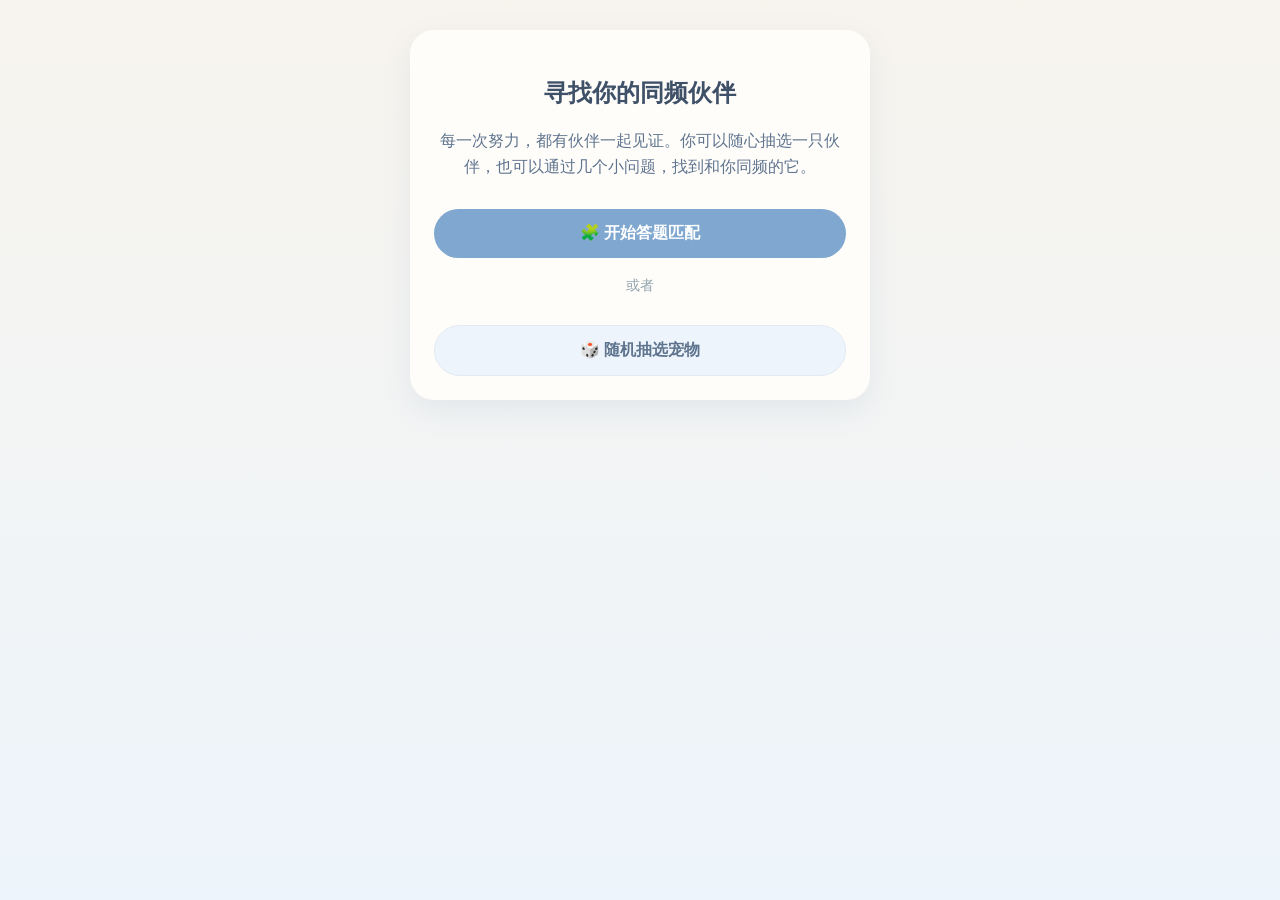
<file: index.html>
<!DOCTYPE html>
<html lang="zh-CN">
<head>
  <meta charset="UTF-8">
  <meta name="viewport" content="width=device-width, initial-scale=1.0, maximum-scale=1.0, user-scalable=no">
  <title>同频生命 - 虚拟宠物成长</title>
  <link rel="stylesheet" href="style.css">
</head>
<body>
  <div id="app">
    <!-- 页面容器 -->
    <div id="page-container">
      <!-- 匹配页面 (初始显示) -->
      <section id="page-match" class="page active">
        <div class="card">
          <h1 class="title">寻找你的同频伙伴</h1>
          <p class="intro">每一次努力，都有伙伴一起见证。你可以随心抽选一只伙伴，也可以通过几个小问题，找到和你同频的它。</p>
          <div class="match-options">
            <button class="primary-btn match-btn" onclick="app.startQuiz()">🧩 开始答题匹配</button>
            <div class="or-divider">或者</div>
            <button class="secondary-btn match-btn" onclick="app.randomPick()">🎲 随机抽选宠物</button>
          </div>
        </div>
      </section>

      <!-- 专注页面 -->
      <section id="page-focus" class="page">
        <!-- 今日任务 -->
        <div class="card">
          <div class="card-header">
            <h2 class="section-title">今日任务</h2>
            <div class="edit-btn" id="daily-task-edit-btn" onclick="app.toggleDailyTaskEditor()">设定目标</div>
          </div>
          <div id="daily-task-empty" class="empty-tip">设定一个目标，让宠物陪你一起完成</div>
          <div id="daily-task-info" class="daily-task-info hidden">
            <div class="task-goal" id="display-task-goal">🎯 目标名称</div>
            <div class="task-split" id="display-task-split">总目标：0分钟 ➔ 每日建议：0分钟</div>
            <div class="progress-container">
              <div class="progress-header">
                <span>今日进度</span>
                <span id="display-task-progress">0 / 0 分钟</span>
              </div>
              <div class="progress-bar-bg">
                <div class="progress-bar-fill" id="task-progress-fill" style="width: 0%"></div>
              </div>
            </div>
          </div>
          <div id="daily-task-editor" class="editor hidden">
            <div class="label">我的总目标</div>
            <input class="input" id="input-daily-goal" placeholder="例如：看完《自控力》">
            <div class="label">总计需要（分钟）</div>
            <input class="input" id="input-daily-total" type="number" placeholder="预计总投入时长">
            <div class="label">预计几天完成</div>
            <input class="input" id="input-daily-days" type="number" placeholder="输入天数，自动拆分">
            <div id="split-preview" class="split-preview hidden">
              💡 每日专注时长建议：<span class="highlight" id="suggested-minutes">0</span> 分钟
            </div>
            <button class="primary-btn" onclick="app.saveDailyTask()">开始挑战</button>
          </div>
        </div>

        <!-- 我的成长计划 (补全) -->
        <div class="card">
          <div class="card-header">
            <h2 class="section-title">我的成长计划</h2>
            <div class="edit-btn" id="plan-edit-btn" onclick="app.togglePlanEditor()">编辑</div>
          </div>
          <p class="plan-line">自由创建：看书、练表达、写作、运动...</p>
          <p class="plan-line" id="growth-summary-line">成长阶段：蛋 ｜ 今日自律完成项：0 / 3</p>

          <div id="plan-editor" class="editor hidden">
            <div class="label">计划标题</div>
            <input class="input" id="input-plan-title" placeholder="例如：看书">
            <div class="label">总目标</div>
            <input class="input" id="input-plan-total" type="number" placeholder="总数">
            <div class="label">每日目标</div>
            <input class="input" id="input-plan-daily" type="number" placeholder="每日建议">
            <div class="label">单位（如：分钟/页/次）</div>
            <input class="input" id="input-plan-unit" placeholder="单位">
            <button class="primary-btn" onclick="app.saveCustomPlan()">保存计划</button>
          </div>

          <div id="plan-list" class="plan-list">
            <!-- 动态渲染计划列表 -->
          </div>
        </div>

        <!-- 早起打卡 (补全) -->
        <div class="card">
          <h2 class="section-title">早起打卡喂食（04:30-08:00）</h2>
          <p class="plan-line">早起打卡会提升宠物心情，并推进孵化进度。</p>
          <button class="checkin-btn" id="morning-checkin-btn" onclick="app.morningCheckin()">早起打卡喂食</button>
        </div>

        <!-- 专注训练 -->
        <div class="card">
          <h2 class="section-title">专注训练</h2>
          <div class="label">专注时长</div>
          <div class="option-row" id="duration-options">
            <div class="chip active" data-minutes="10">10分钟</div>
            <div class="chip" data-minutes="25">25分钟</div>
            <div class="chip" data-minutes="50">50分钟</div>
          </div>
          <button class="primary-btn" id="start-focus-btn" onclick="app.startFocus()">开始专注</button>
          
          <div class="label space-top">休息时长</div>
          <div class="option-row" id="rest-options">
            <div class="chip active" data-minutes="5">休息5分钟</div>
            <div class="chip" data-minutes="10">休息10分钟</div>
          </div>
          <button class="secondary-btn" id="start-rest-btn" onclick="app.startRest()">开始休息</button>

          <div class="timer-text" id="timer-display">10:00</div>
          <div id="timer-tip" class="counting-tip hidden">专注倒计时进行中，请保持节奏。</div>
        </div>

        <!-- 今日复盘 (补全) -->
        <div class="card">
          <h2 class="section-title">今日复盘（20:00-23:59）</h2>
          <p class="plan-line">今日复盘将为你记录成长轨迹，并提供大量经验值。</p>
          <div id="night-review-inputs">
            <div class="label">1. 今天的我，有哪些值得肯定的地方？</div>
            <textarea class="textarea small-textarea" id="review-q1" placeholder="列出今天让你感到自豪的事情"></textarea>
            <div class="label">2. 今天的我，有哪些可以改进的地方？</div>
            <textarea class="textarea small-textarea" id="review-q2" placeholder="分析不足，为了明天更好地出发"></textarea>
            <div class="label">3. 明天的我，最想完成的一件事是什么？</div>
            <textarea class="textarea small-textarea" id="review-q3" placeholder="明确目标，聚焦能量"></textarea>
            <div class="label">4. 现在的我，想对明天的自己说什么？</div>
            <textarea class="textarea small-textarea" id="review-q4" placeholder="写下一句鼓励自己的话"></textarea>
          </div>
          <button class="primary-btn space-top" id="night-review-btn" onclick="app.submitNightReview()">提交今日复盘</button>
        </div>
      </section>

      <!-- 宠物页面 -->
      <section id="page-pet" class="page">
        <div class="card pet-status-card">
          <div class="pet-display">
            <div class="pet-emoji-large" id="pet-emoji-main">🥚</div>
            <div class="pet-mood-badge" id="pet-mood-text">普通</div>
          </div>
          <div class="pet-info">
            <h2 class="pet-name" id="pet-name-display">宠物蛋</h2>
            <p class="pet-line" id="pet-line-display">我在这里，慢慢和你靠近。</p>
          </div>
          <div class="growth-stats">
            <div class="stat-item">
              <div class="stat-label">孵化/成长进度</div>
              <div class="progress-bar-bg">
                <div class="progress-bar-fill" id="growth-progress-fill" style="width: 0%"></div>
              </div>
              <div class="stat-value" id="growth-progress-text">0%</div>
            </div>
          </div>
          <button class="primary-btn" onclick="app.openPetCard()">查看成长档案</button>
        </div>

        <div class="energy-bar-footer">
          能量：<span id="global-energy">30</span> ｜ 孵化：<span id="global-hatch">0</span>%
        </div>
      </section>

      <!-- 我的页面 -->
      <section id="page-mine" class="page">
        <div class="card user-card">
          <div class="user-info">
            <div class="user-avatar">👤</div>
            <div class="user-details">
              <div class="user-name">同频行者</div>
              <div class="user-streak">已连续坚持 <span id="streak-days">0</span> 天</div>
            </div>
          </div>
        </div>
        <div class="card stats-card">
          <h3 class="section-title">我的成就</h3>
          <div class="stats-grid">
            <div class="stat-box">
              <div class="stat-num" id="total-focus-min">0</div>
              <div class="stat-label">累计专注(分)</div>
            </div>
            <div class="stat-box">
              <div class="stat-num" id="total-sessions">0</div>
              <div class="stat-label">专注次数</div>
            </div>
            <div class="stat-box">
              <div class="stat-num" id="total-reviews">0</div>
              <div class="stat-label">复盘次数</div>
            </div>
          </div>
        </div>
        <button class="danger-btn" onclick="app.resetData()">重置所有数据</button>
      </section>
    </div>

    <!-- 底部导航栏 -->
    <nav id="tab-bar" class="hidden">
      <div class="tab-item active" onclick="app.switchTab('focus')">
        <span class="tab-icon">🎯</span>
        <span class="tab-text">专注</span>
      </div>
      <div class="tab-item" onclick="app.switchTab('pet')">
        <span class="tab-icon">🐾</span>
        <span class="tab-text">宠物</span>
      </div>
      <div class="tab-item" onclick="app.switchTab('mine')">
        <span class="tab-icon">👤</span>
        <span class="tab-text">我的</span>
      </div>
    </nav>

    <!-- 弹窗系统 -->
    <!-- 答题匹配弹窗 -->
    <div id="modal-quiz" class="modal hidden">
      <div class="modal-content">
        <h2 class="modal-title">答题匹配</h2>
        <div class="step-indicator" id="quiz-step">第 1 / 7 题</div>
        <div class="question-container">
          <div class="question-title" id="quiz-question-title">题目内容</div>
          
          <div id="quiz-options-container">
            <!-- 动态生成选项或选择器 -->
          </div>
        </div>
        <button class="primary-btn" id="quiz-next-btn" onclick="app.nextQuizStep()">下一题</button>
      </div>
    </div>

    <!-- 匹配结果弹窗 -->
    <div id="modal-result" class="modal hidden">
      <div class="modal-content text-center">
        <h2 class="modal-title">匹配完成</h2>
        <div class="result-egg" id="result-emoji">🥚</div>
        <div class="result-animal-name" id="result-animal-name">宠物名称</div>
        <div class="result-status">正在孵化中</div>
        <div class="result-desc" id="result-desc">描述文本</div>
        <div class="science-card hidden" id="science-card">
          <h3 class="science-title">为什么是它</h3>
          <p class="science-text" id="science-text">科普文本</p>
        </div>
        <button class="primary-btn" onclick="app.closeResultAndStart()">开始一起成长</button>
      </div>
    </div>

    <!-- 轻复盘弹窗 -->
    <div id="modal-review" class="modal hidden">
      <div class="modal-content">
        <div class="pet-feedback-area">
          <div class="pet-emoji-mid" id="review-pet-emoji">🥚</div>
          <div class="feedback-bubble" id="review-feedback-text">这一段，没有断</div>
        </div>

        <div id="review-step-1" class="review-step">
          <h3 class="review-title">今天的你，更接近哪种状态？</h3>
          <div class="option-list">
            <div class="review-option" onclick="app.selectReviewStatus('很稳 👍')">很稳 👍</div>
            <div class="review-option" onclick="app.selectReviewStatus('有点乱 😵')">有点乱 😵</div>
            <div class="review-option" onclick="app.selectReviewStatus('但我在坚持 💪')">但我在坚持 💪</div>
          </div>
          <button class="primary-btn" id="review-next-btn" disabled onclick="app.nextReviewStep()">下一步</button>
        </div>

        <div id="review-step-2" class="review-step hidden">
          <h3 class="review-title">有没有一件小事，让你觉得还不错？</h3>
          <textarea class="textarea small-textarea" id="review-input" placeholder="（可跳过）"></textarea>
          <button class="primary-btn" onclick="app.finishReview()">完成</button>
          <div class="skip-link" onclick="app.finishReview()">跳过并完成</div>
        </div>
      </div>
    </div>

    <!-- 宠物档案弹窗 -->
    <div id="modal-pet-card" class="modal hidden">
      <div class="modal-content">
        <div class="modal-header">
          <h2 class="modal-title">成长档案</h2>
          <span class="close-icon" onclick="app.closePetCard()">✕</span>
        </div>
        <div class="card-scroll-area">
          <div class="info-section">
            <h3 class="info-title">关于我的伙伴</h3>
            <p id="pet-desc-full">加载中...</p>
          </div>
          <div class="info-section">
            <h3 class="info-title">已解锁的真相</h3>
            <ul class="unlock-list" id="unlocked-truths"></ul>
          </div>
          <div class="info-section">
            <h3 class="info-title">已解锁的栖息地</h3>
            <ul class="unlock-list" id="unlocked-habitats"></ul>
          </div>
        </div>
        <button class="secondary-btn" onclick="app.rematchPet()">重新匹配伙伴</button>
      </div>
    </div>
  </div>

  <script src="script.js"></script>
</body>
</html>
</file>
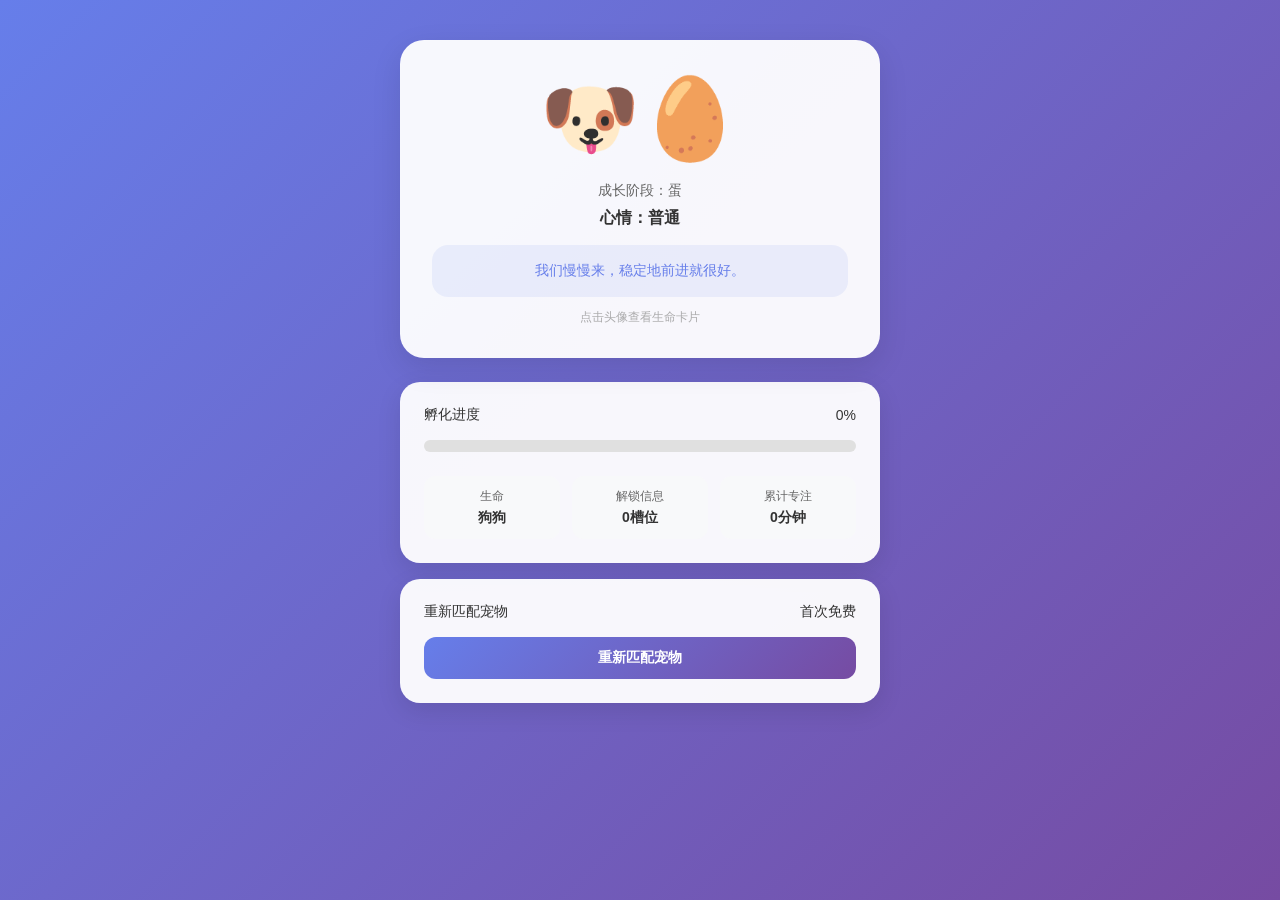
<file: pet-web/pet.html>
<!DOCTYPE html>
<html lang="zh-CN">
<head>
  <meta charset="UTF-8">
  <meta name="viewport" content="width=device-width, initial-scale=1.0, maximum-scale=1.0, user-scalable=no">
  <title>宠物养成</title>
  <link rel="stylesheet" href="pet.css">
</head>
<body>
  <div class="page">
    <div class="pet-card">
      <div class="pet-avatar" id="petAvatar">🥚</div>
      <div class="stage-tag">成长阶段：<span id="growthStageText">蛋</span></div>
      <div class="pet-mood">心情：<span id="moodText">普通</span></div>
      <div class="bubble" id="petLine">我在这里，慢慢和你靠近。</div>
      <div class="bubble hidden" id="stageAppearance">
        外观：<span id="pattern"></span> ｜ 体型：<span id="body"></span> ｜ 习性：<span id="behavior"></span>
      </div>
      <div class="tap-tip">点击头像查看生命卡片</div>
    </div>

    <div class="info-card">
      <div class="row">
        <span>孵化进度</span>
        <span id="hatchProgressText">0%</span>
      </div>
      <div class="progress-bar">
        <div class="progress-fill" id="hatchProgress" style="width: 0%"></div>
      </div>

      <div class="stats">
        <div class="stat-item">
          <div class="label">生命</div>
          <div class="value" id="animalName"></div>
        </div>
        <div class="stat-item">
          <div class="label">解锁信息</div>
          <div class="value" id="unlockedCount">0槽位</div>
        </div>
        <div class="stat-item">
          <div class="label">累计专注</div>
          <div class="value" id="totalFocusMinutes">0分钟</div>
        </div>
      </div>
    </div>

    <div class="info-card">
      <div class="row">
        <span>重新匹配宠物</span>
        <span id="rematchCost">首次免费</span>
      </div>
      <button class="rematch-btn" id="rematchBtn">重新匹配宠物</button>
    </div>

    <div class="overlay hidden" id="overlay" onclick="closeCard()">
      <div class="life-card" onclick="event.stopPropagation()">
        <div class="life-title" id="lifeTitle"></div>
        <div class="line">科目：<span id="animalFamily"></span></div>
        <div class="line">保护级别：<span id="animalLevel"></span></div>
        <div class="line">未来成体预览：<span id="adultPreview"></span></div>
        <div class="line hidden" id="spiderBreedsTitle">蜘蛛品种分化（成体）：</div>
        <div class="detail-container" id="spiderBreeds"></div>
        <div class="line">被误解：<span id="misunderstood"></span></div>
        <div class="line">真实优点：</div>
        <div class="detail-container" id="unlockedTruths"></div>

        <div class="line">生存现状 / 栖息地：</div>
        <div class="detail-container" id="unlockedHabitats"></div>

        <div class="line">成长寄语：<span id="growthWords"></span></div>
        <div class="line">温柔保护提示：<span id="protectTip"></span></div>
        <div class="line done-note hidden" id="cardReadyNote">
          终于，你看见我了。谢谢你愿意了解我，不只是别人口中的样子。未来，我们一起成长吧。
        </div>
        <button class="close-btn" onclick="closeCard()">我知道啦</button>
      </div>
    </div>
  </div>
  <script src="pet.js"></script>
</body>
</html>
</file>
<file: style.css>
/* 全局变量与重置 */
:root {
  --primary-color: #7fa7cf;
  --secondary-color: #edf4fb;
  --accent-color: #6c93bf;
  --bg-color: #f7f4ee;
  --card-bg: #fffdfa;
  --text-main: #3f5168;
  --text-sub: #5f748f;
  --text-light: #90a4ae;
  --danger-color: #ff6b6b;
  --success-color: #38ef7d;
  --border-color: #e2eaf3;
  --shadow: 0 10rpx 28rpx rgba(96, 122, 156, 0.1);
}

* {
  box-sizing: border-box;
  -webkit-tap-highlight-color: transparent;
}

body {
  margin: 0;
  padding: 0;
  font-family: -apple-system, BlinkMacSystemFont, "Segoe UI", Roboto, Helvetica, Arial, sans-serif;
  background: linear-gradient(180deg, #f7f4ee 0%, #edf4fb 100%);
  color: var(--text-main);
  line-height: 1.6;
  min-height: 100vh;
  display: flex;
  justify-content: center;
}

#app {
  width: 100%;
  max-width: 500px;
  min-height: 100vh;
  position: relative;
  display: flex;
  flex-direction: column;
}

/* 页面容器 */
#page-container {
  flex: 1;
  padding: 30px 20px 100px 20px; /* 底部留出导航栏空间 */
}

.page {
  display: none;
  animation: fadeIn 0.3s ease-out;
}

.page.active {
  display: block;
}

@keyframes fadeIn {
  from { opacity: 0; transform: translateY(10px); }
  to { opacity: 1; transform: translateY(0); }
}

/* 通用组件 */
.card {
  background: var(--card-bg);
  border-radius: 24px;
  padding: 24px;
  margin-bottom: 20px;
  box-shadow: 0 10px 30px rgba(96, 122, 156, 0.1);
}

.card-header {
  display: flex;
  justify-content: space-between;
  align-items: center;
  margin-bottom: 16px;
}

.section-title {
  font-size: 18px;
  font-weight: 700;
  color: var(--text-main);
  margin: 0;
}

.title {
  font-size: 24px;
  text-align: center;
  margin-bottom: 16px;
}

.primary-btn {
  width: 100%;
  padding: 14px;
  border-radius: 999px;
  background: var(--primary-color);
  color: white;
  border: none;
  font-size: 16px;
  font-weight: 600;
  cursor: pointer;
  transition: all 0.2s;
}

.primary-btn:active {
  transform: scale(0.98);
  opacity: 0.9;
}

.primary-btn:disabled {
  background: #ccc;
  cursor: not-allowed;
}

.secondary-btn {
  width: 100%;
  padding: 14px;
  border-radius: 999px;
  background: var(--secondary-color);
  color: var(--text-sub);
  border: 1px solid var(--border-color);
  font-size: 16px;
  font-weight: 600;
  cursor: pointer;
  margin-top: 12px;
}

.danger-btn {
  width: 100%;
  padding: 14px;
  border-radius: 999px;
  background: #fff;
  color: var(--danger-color);
  border: 1px solid var(--danger-color);
  font-size: 16px;
  font-weight: 600;
  cursor: pointer;
  margin-top: 20px;
}

.edit-btn {
  padding: 6px 16px;
  border-radius: 999px;
  background: var(--secondary-color);
  color: var(--text-sub);
  font-size: 13px;
  border: 1px solid var(--border-color);
  cursor: pointer;
}

.label {
  font-size: 14px;
  color: var(--text-sub);
  margin-bottom: 8px;
  margin-top: 16px;
}

.input {
  width: 100%;
  height: 48px;
  padding: 0 16px;
  border-radius: 12px;
  border: 1px solid var(--border-color);
  font-size: 15px;
  margin-bottom: 12px;
  outline: none;
}

.textarea {
  width: 100%;
  min-height: 100px;
  padding: 12px;
  border-radius: 12px;
  border: 1px solid var(--border-color);
  font-size: 15px;
  outline: none;
  resize: none;
}

.hidden {
  display: none !important;
}

/* 匹配页面 */
.intro {
  text-align: center;
  color: var(--text-sub);
  margin-bottom: 30px;
}

.match-options {
  display: flex;
  flex-direction: column;
  align-items: center;
}

.or-divider {
  margin: 16px 0;
  color: var(--text-light);
  font-size: 14px;
}

/* 专注页面 */
.empty-tip {
  text-align: center;
  padding: 30px 0;
  color: var(--text-light);
}

.daily-task-info {
  margin-top: 10px;
}

.task-goal {
  font-size: 18px;
  font-weight: bold;
  margin-bottom: 4px;
}

.task-split {
  font-size: 13px;
  color: var(--primary-color);
  margin-bottom: 16px;
}

.progress-container {
  background: #f7fafd;
  padding: 16px;
  border-radius: 16px;
}

.progress-header {
  display: flex;
  justify-content: space-between;
  font-size: 14px;
  margin-bottom: 8px;
}

.progress-bar-bg {
  width: 100%;
  height: 12px;
  background: #e7edf5;
  border-radius: 6px;
  overflow: hidden;
}

.progress-bar-fill {
  height: 100%;
  background: var(--accent-color);
  transition: width 0.3s ease;
}

.editor {
  background: #f7fafd;
  padding: 16px;
  border-radius: 16px;
}

.split-preview {
  margin-top: 12px;
  background: #fff;
  padding: 12px;
  border-radius: 12px;
  font-size: 14px;
}

.highlight {
  color: var(--primary-color);
  font-weight: bold;
  font-size: 18px;
}

/* 成长计划与打卡补全样式 */
.plan-line {
  font-size: 13px;
  color: var(--text-light);
  margin: 4px 0;
}

.plan-list {
  margin-top: 16px;
}

.plan-item {
  background: #f7fafd;
  padding: 16px;
  border-radius: 16px;
  margin-bottom: 12px;
}

.plan-info-top {
  display: flex;
  justify-content: space-between;
  margin-bottom: 8px;
}

.plan-title-box {
  display: flex;
  align-items: center;
  gap: 8px;
}

.plan-title {
  font-size: 16px;
  font-weight: 600;
}

.plan-badge {
  font-size: 11px;
  background: #fff;
  padding: 2px 8px;
  border-radius: 999px;
  color: var(--primary-color);
}

.plan-progress-text {
  font-size: 13px;
  color: var(--text-sub);
}

.plan-actions {
  display: flex;
  justify-content: space-between;
  align-items: center;
  margin-top: 12px;
}

.quick-add-btn {
  background: white;
  border: 1px solid var(--border-color);
  padding: 4px 12px;
  border-radius: 999px;
  font-size: 12px;
  color: var(--text-sub);
  cursor: pointer;
}

.checkin-btn {
  width: 100%;
  padding: 14px;
  border-radius: 999px;
  background: linear-gradient(90deg, #7fa7cf 0%, #a2c2e1 100%);
  color: white;
  border: none;
  font-size: 16px;
  font-weight: 600;
  cursor: pointer;
  margin-top: 16px;
}

.checkin-btn:disabled {
  background: #e0e0e0;
  color: #999;
}

.small-textarea {
  min-height: 80px !important;
  margin-bottom: 16px;
}

.space-top {
  margin-top: 16px;
}

.option-row {
  display: flex;
  gap: 12px;
  margin-bottom: 16px;
}

.chip {
  flex: 1;
  text-align: center;
  padding: 10px;
  background: #eaf0f8;
  border-radius: 999px;
  font-size: 14px;
  cursor: pointer;
}

.chip.active {
  background: var(--primary-color);
  color: white;
}

.timer-text {
  font-size: 64px;
  text-align: center;
  font-family: monospace;
  font-weight: 700;
  margin: 30px 0;
}

.counting-tip {
  text-align: center;
  color: var(--primary-color);
  font-size: 14px;
}

/* 宠物页面 */
.pet-status-card {
  text-align: center;
}

.pet-display {
  position: relative;
  display: inline-block;
  margin-bottom: 20px;
}

.pet-emoji-large {
  font-size: 100px;
}

.pet-mood-badge {
  position: absolute;
  bottom: 0;
  right: -10px;
  background: #fff;
  padding: 4px 12px;
  border-radius: 999px;
  font-size: 12px;
  box-shadow: 0 4px 10px rgba(0,0,0,0.1);
}

.pet-name {
  font-size: 22px;
  margin: 0 0 8px 0;
}

.pet-line {
  color: var(--text-sub);
  margin-bottom: 24px;
}

.growth-stats {
  margin-bottom: 24px;
}

.stat-item {
  text-align: left;
}

.stat-label {
  font-size: 13px;
  color: var(--text-sub);
  margin-bottom: 8px;
}

.stat-value {
  text-align: right;
  font-size: 12px;
  margin-top: 4px;
}

.energy-bar-footer {
  text-align: center;
  padding: 20px;
  font-weight: 600;
}

/* 我的页面 */
.user-card {
  display: flex;
  align-items: center;
}

.user-avatar {
  font-size: 48px;
  margin-right: 16px;
}

.user-name {
  font-size: 18px;
  font-weight: bold;
}

.user-streak {
  font-size: 14px;
  color: var(--text-sub);
}

.stats-grid {
  display: grid;
  grid-template-columns: repeat(3, 1fr);
  gap: 12px;
  margin-top: 16px;
}

.stat-box {
  background: #f7fafd;
  padding: 16px 8px;
  border-radius: 16px;
  text-align: center;
}

.stat-num {
  font-size: 20px;
  font-weight: bold;
  color: var(--primary-color);
}

.stat-label {
  font-size: 11px;
  color: var(--text-sub);
}

/* 底部导航栏 */
#tab-bar {
  position: fixed;
  bottom: 0;
  left: 50%;
  transform: translateX(-50%);
  width: 100%;
  max-width: 500px;
  height: 70px;
  background: white;
  display: flex;
  justify-content: space-around;
  align-items: center;
  box-shadow: 0 -5px 20px rgba(0,0,0,0.05);
  border-radius: 20px 20px 0 0;
  z-index: 100;
}

.tab-item {
  display: flex;
  flex-direction: column;
  align-items: center;
  color: var(--text-light);
  cursor: pointer;
  flex: 1;
}

.tab-item.active {
  color: var(--primary-color);
}

.tab-icon {
  font-size: 24px;
}

.tab-text {
  font-size: 12px;
  margin-top: 4px;
}

/* 弹窗系统 */
.modal {
  position: fixed;
  top: 0;
  left: 0;
  width: 100%;
  height: 100%;
  background: rgba(0,0,0,0.5);
  display: flex;
  justify-content: center;
  align-items: center;
  z-index: 1000;
  backdrop-filter: blur(4px);
}

.modal-content {
  background: white;
  width: 90%;
  max-width: 400px;
  border-radius: 32px;
  padding: 30px;
  max-height: 85vh;
  overflow-y: auto;
  position: relative;
  animation: slideUp 0.3s ease-out;
}

@keyframes slideUp {
  from { transform: translateY(50px); opacity: 0; }
  to { transform: translateY(0); opacity: 1; }
}

.modal-title {
  text-align: center;
  font-size: 20px;
  margin-bottom: 20px;
}

.step-indicator {
  text-align: center;
  font-size: 13px;
  color: var(--text-light);
  margin-bottom: 10px;
}

.question-title {
  font-size: 17px;
  font-weight: 600;
  margin-bottom: 20px;
}

.picker-container {
  border: 1px solid var(--border-color);
  border-radius: 12px;
  padding: 12px;
  margin-bottom: 20px;
}

.picker-select {
  width: 100%;
  border: none;
  background: none;
  font-size: 16px;
  outline: none;
}

.quiz-option-btn {
  width: 100%;
  padding: 16px;
  border-radius: 16px;
  background: #fff;
  border: 1px solid var(--border-color);
  margin-bottom: 12px;
  text-align: left;
  font-size: 15px;
  cursor: pointer;
  display: flex;
  justify-content: space-between;
}

.quiz-option-btn.selected {
  background: var(--primary-color);
  color: white;
  border-color: var(--primary-color);
}

.result-egg {
  font-size: 80px;
  margin: 20px 0;
}

.result-animal-name {
  font-size: 24px;
  font-weight: bold;
}

.result-status {
  color: var(--text-light);
  margin-bottom: 20px;
}

.result-desc {
  font-size: 15px;
  margin-bottom: 20px;
}

.science-card {
  background: var(--secondary-color);
  padding: 16px;
  border-radius: 16px;
  text-align: left;
  margin-bottom: 20px;
}

.science-title {
  font-size: 15px;
  margin-bottom: 8px;
}

.science-text {
  font-size: 13px;
  margin: 0;
  white-space: pre-line;
}

/* 复盘样式 */
.pet-feedback-area {
  display: flex;
  flex-direction: column;
  align-items: center;
  margin-bottom: 24px;
}

.pet-emoji-mid {
  font-size: 60px;
}

.feedback-bubble {
  background: var(--secondary-color);
  padding: 12px 24px;
  border-radius: 20px;
  font-size: 15px;
  position: relative;
  margin-top: 10px;
}

.review-option {
  padding: 16px;
  background: #f7fafd;
  border-radius: 16px;
  margin-bottom: 12px;
  text-align: center;
  cursor: pointer;
}

.review-option.selected {
  background: var(--primary-color);
  color: white;
}

.skip-link {
  text-align: center;
  color: var(--text-light);
  font-size: 13px;
  margin-top: 16px;
  text-decoration: underline;
  cursor: pointer;
}

/* 档案样式 */
.modal-header {
  display: flex;
  justify-content: space-between;
  align-items: center;
  margin-bottom: 20px;
}

.close-icon {
  font-size: 24px;
  cursor: pointer;
  color: var(--text-light);
}

.info-section {
  margin-bottom: 20px;
}

.info-title {
  font-size: 16px;
  border-left: 4px solid var(--primary-color);
  padding-left: 10px;
  margin-bottom: 10px;
}

.unlock-list {
  padding: 0;
  list-style: none;
}

.unlock-list li {
  padding: 10px;
  background: #f8fafc;
  border-radius: 10px;
  margin-bottom: 8px;
  font-size: 14px;
}

.text-center { text-align: center; }
</file>
<file: pet-web/pet.css>
* {
  margin: 0;
  padding: 0;
  box-sizing: border-box;
}

body {
  font-family: -apple-system, BlinkMacSystemFont, 'Segoe UI', Roboto, sans-serif;
  min-height: 100vh;
  background: linear-gradient(135deg, #667eea 0%, #764ba2 100%);
  display: flex;
  justify-content: center;
  align-items: flex-start;
  padding: 40px 20px;
}

.page {
  width: 100%;
  max-width: 480px;
}

.pet-card {
  background-color: rgba(255, 255, 255, 0.95);
  border-radius: 24px;
  padding: 32px;
  margin-bottom: 24px;
  box-shadow: 0 10px 30px rgba(0, 0, 0, 0.1);
  text-align: center;
  position: relative;
}

.pet-avatar {
  font-size: 80px;
  margin-bottom: 16px;
  cursor: pointer;
  transition: transform 0.3s ease;
}

.pet-avatar:hover {
  transform: scale(1.1);
}

.stage-tag {
  font-size: 14px;
  color: #666;
  margin-bottom: 8px;
}

.pet-mood {
  font-size: 16px;
  font-weight: bold;
  color: #333;
  margin-bottom: 16px;
}

.bubble {
  background-color: rgba(102, 126, 234, 0.1);
  border-radius: 16px;
  padding: 16px;
  margin: 12px 0;
  font-size: 14px;
  color: #667eea;
  line-height: 1.4;
}

.tap-tip {
  font-size: 12px;
  color: #999;
  margin-top: 12px;
  opacity: 0.8;
}

.info-card {
  background-color: rgba(255, 255, 255, 0.95);
  border-radius: 20px;
  padding: 24px;
  margin-bottom: 16px;
  box-shadow: 0 8px 25px rgba(0, 0, 0, 0.1);
}

.row {
  display: flex;
  justify-content: space-between;
  align-items: center;
  margin-bottom: 16px;
  font-size: 14px;
  color: #333;
}

.progress-bar {
  width: 100%;
  height: 12px;
  background-color: #e0e0e0;
  border-radius: 8px;
  overflow: hidden;
  margin-bottom: 24px;
}

.progress-fill {
  height: 100%;
  background: linear-gradient(135deg, #7fa7cf 0%, #667eea 100%);
  border-radius: 8px;
  transition: width 0.3s ease;
}

.stats {
  display: flex;
  justify-content: space-between;
  gap: 12px;
}

.stat-item {
  flex: 1;
  text-align: center;
  padding: 12px;
  background-color: #f8f9fa;
  border-radius: 12px;
}

.stat-item .label {
  font-size: 12px;
  color: #666;
  margin-bottom: 4px;
}

.stat-item .value {
  font-size: 14px;
  font-weight: bold;
  color: #333;
}

.rematch-btn {
  width: 100%;
  padding: 12px;
  background: linear-gradient(135deg, #667eea 0%, #764ba2 100%);
  color: white;
  font-size: 14px;
  font-weight: bold;
  border: none;
  border-radius: 12px;
  cursor: pointer;
  transition: transform 0.2s, box-shadow 0.2s;
}

.rematch-btn:hover {
  transform: translateY(-2px);
  box-shadow: 0 4px 15px rgba(102, 126, 234, 0.4);
}

.overlay {
  position: fixed;
  top: 0;
  left: 0;
  width: 100%;
  height: 100%;
  background-color: rgba(0, 0, 0, 0.5);
  display: flex;
  justify-content: center;
  align-items: center;
  z-index: 1000;
  backdrop-filter: blur(4px);
}

.life-card {
  background-color: white;
  border-radius: 24px;
  padding: 32px;
  max-width: 90%;
  max-height: 80vh;
  overflow-y: auto;
  box-shadow: 0 20px 40px rgba(0, 0, 0, 0.2);
  position: relative;
}

.life-title {
  font-size: 20px;
  font-weight: bold;
  color: #333;
  margin-bottom: 24px;
  text-align: center;
  border-bottom: 2px solid #667eea;
  padding-bottom: 12px;
}

.line {
  margin: 12px 0;
  font-size: 14px;
  line-height: 1.4;
  color: #333;
}

.detail-container {
  margin: 8px 0 16px 16px;
}

.detail {
  margin: 8px 0;
  font-size: 14px;
  line-height: 1.4;
  color: #666;
}

.detail.muted {
  color: #999;
}

.detail.blur {
  filter: blur(4px);
}

.done-note {
  margin-top: 24px;
  padding: 16px;
  background-color: rgba(17, 153, 142, 0.1);
  border-radius: 12px;
  color: #11998e;
  font-style: italic;
  text-align: center;
}

.close-btn {
  width: 100%;
  margin-top: 24px;
  padding: 12px;
  background: linear-gradient(135deg, #11998e 0%, #38ef7d 100%);
  color: white;
  font-size: 14px;
  font-weight: bold;
  border: none;
  border-radius: 12px;
  cursor: pointer;
  transition: transform 0.2s;
}

.close-btn:hover {
  transform: translateY(-2px);
}

.hidden {
  display: none !important;
}

@media (max-width: 480px) {
  body {
    padding: 20px 16px;
  }

  .pet-avatar {
    font-size: 64px;
  }

  .life-card {
    padding: 24px;
  }
}

@keyframes fadeIn {
  from {
    opacity: 0;
    transform: translateY(-10px);
  }
  to {
    opacity: 1;
    transform: translateY(0);
  }
}

.pet-card, .info-card {
  animation: fadeIn 0.5s ease;
}
</file>
